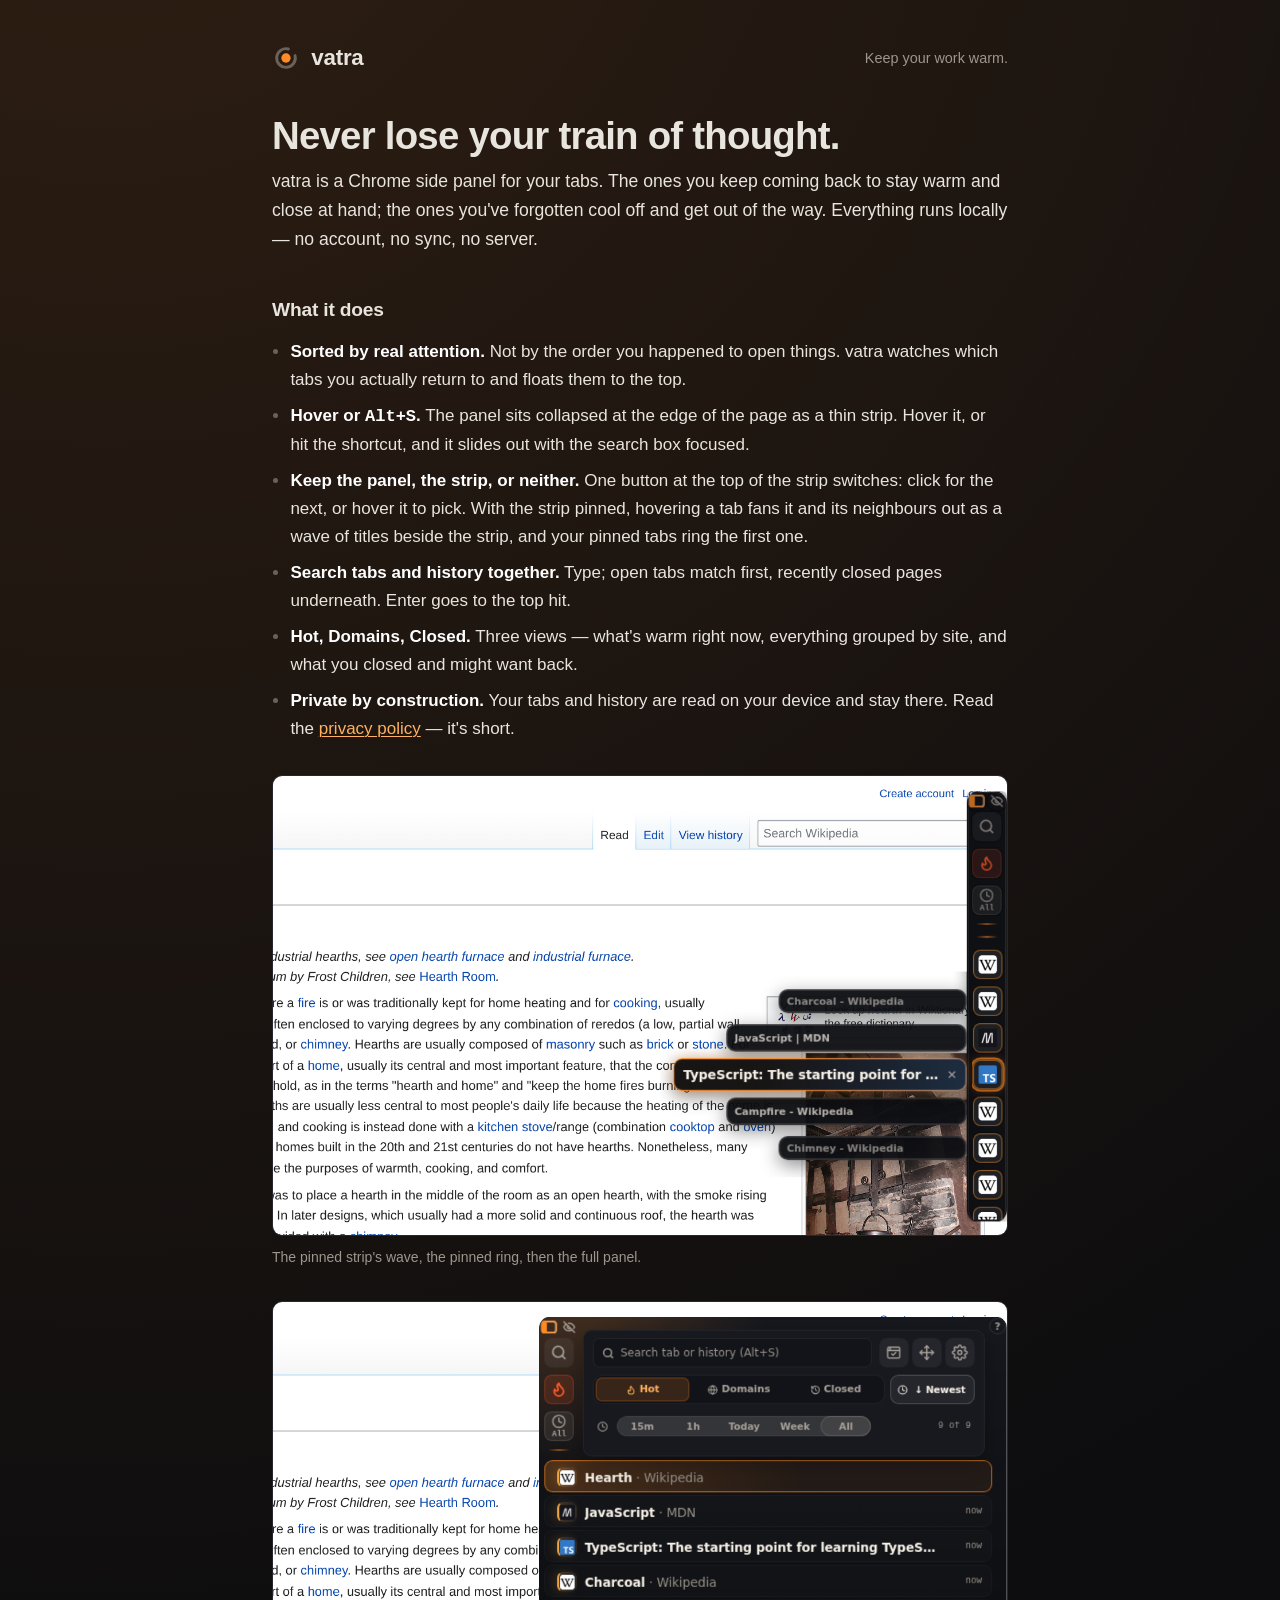
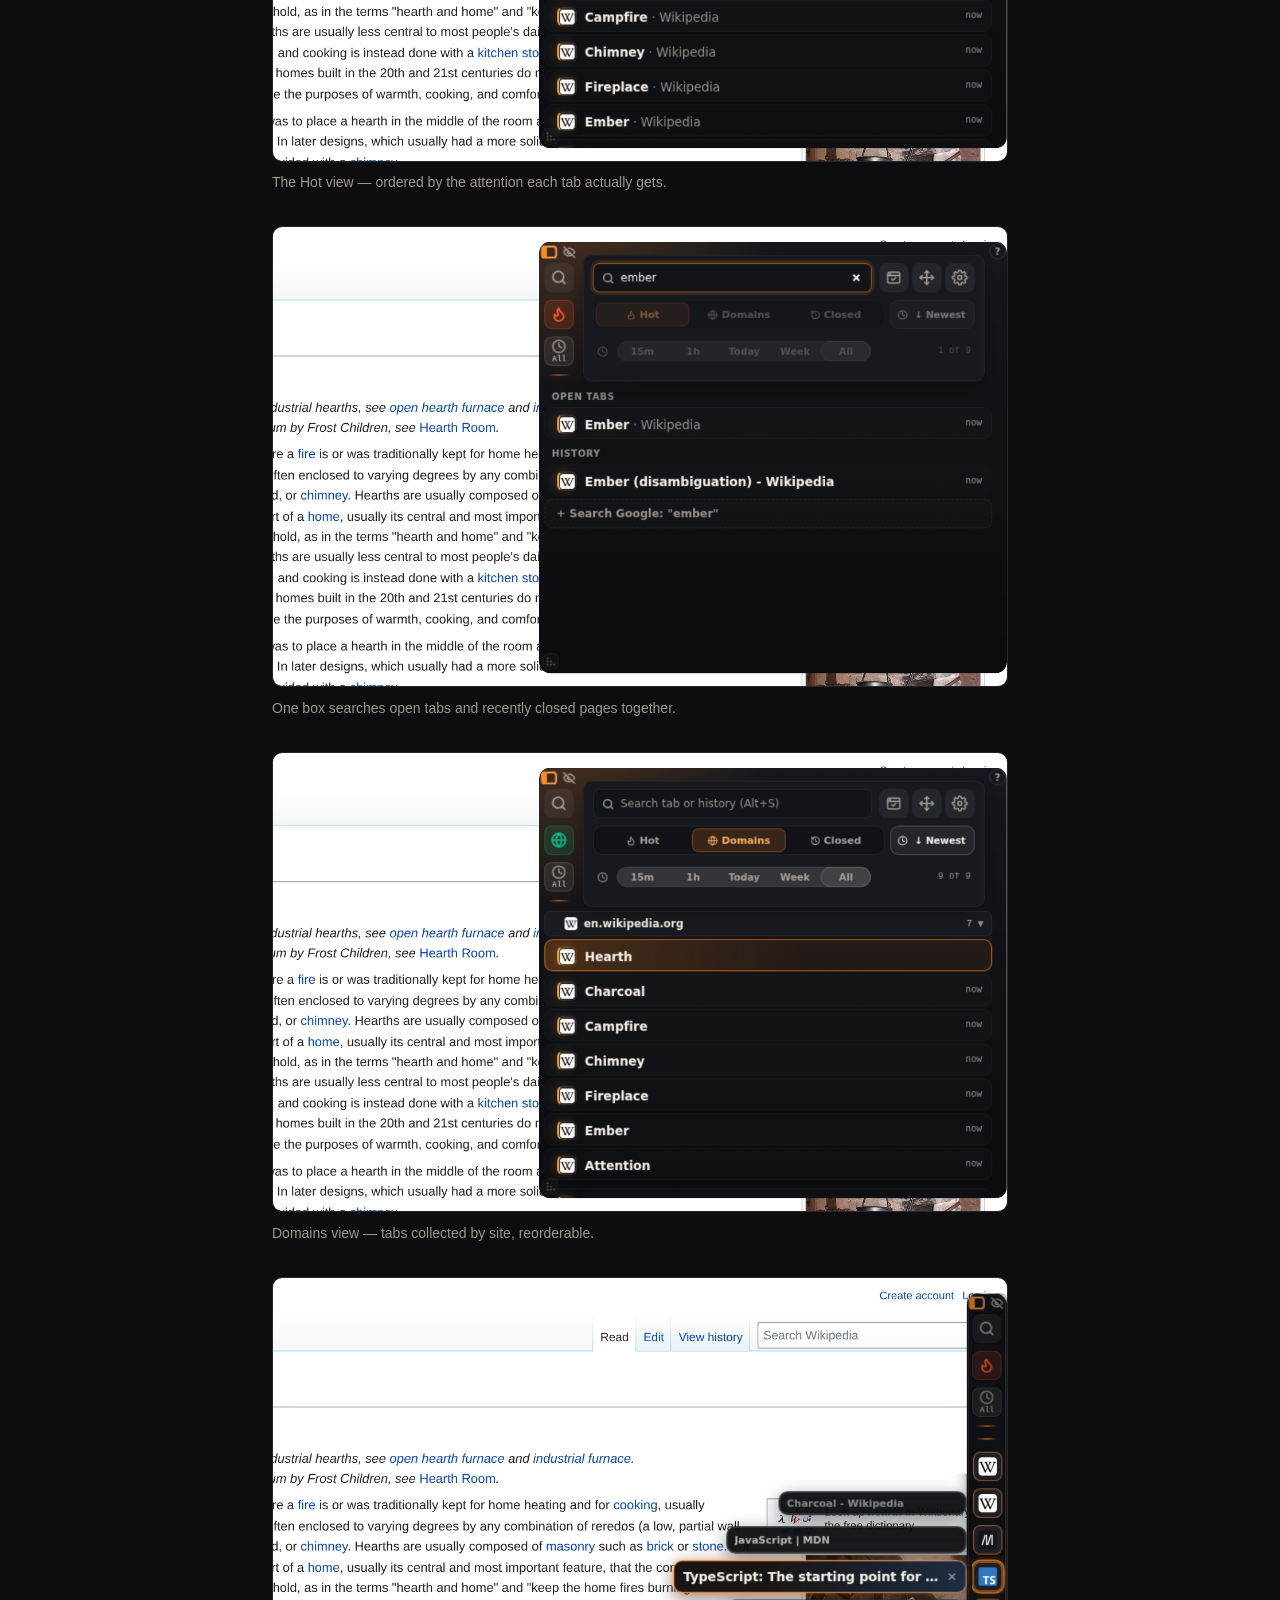
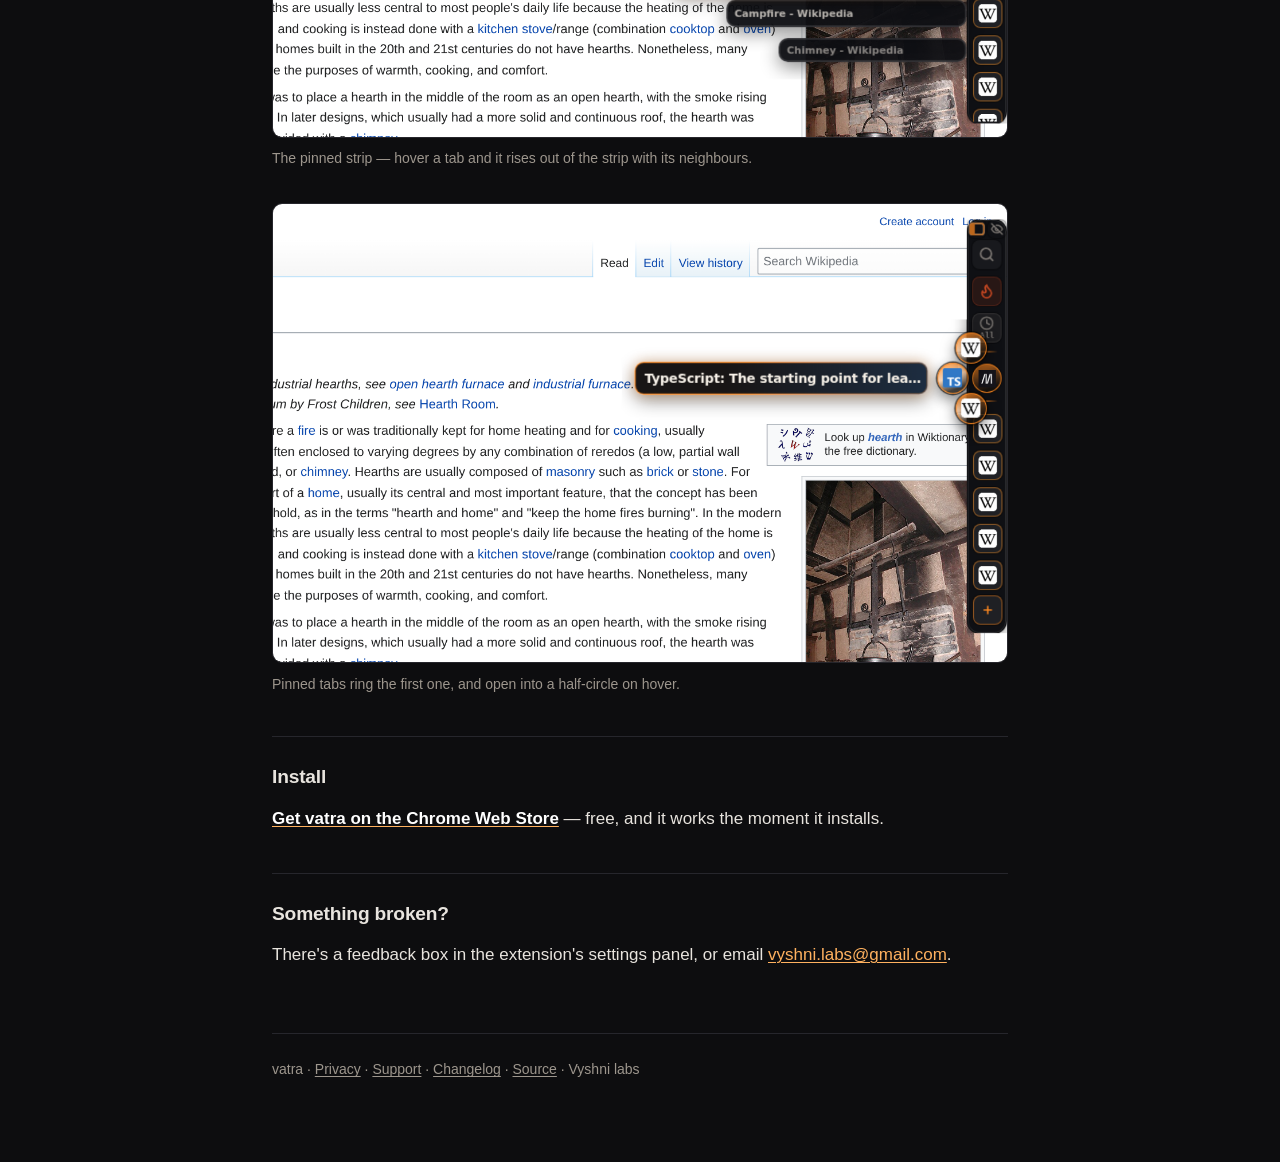
<file: index.html>
<!doctype html>
<html lang="en">
  <head>
    <meta charset="utf-8" />
    <meta name="viewport" content="width=device-width, initial-scale=1" />
    <title>vatra — Tab Manager &amp; Vertical Tabs Side Panel for Chrome</title>
    <meta
      name="description"
      content="Vertical tabs side panel and tab manager for Chrome. Your most-used tabs rise to the top. Search tabs and history, all local. No account."
    />

    <!-- Google Search Console, URL-prefix property for
         https://vyshni-labs.github.io/vatra-tab-manager/ — a Domain property
         would need DNS on github.io, which Google controls and we do not.
         Keep this tag: Search Console re-checks it and un-verifies the property
         if it disappears, which would drop the Established Publisher badge. -->
    <meta
      name="google-site-verification"
      content="f0xp6uoAXsKO11ipF6rcTUSF7XA4GEutdCMlXTtJNqc"
    />

    <link rel="canonical" href="https://vyshni-labs.github.io/vatra-tab-manager/" />
    <meta property="og:type" content="website" />
    <meta property="og:url" content="https://vyshni-labs.github.io/vatra-tab-manager/" />
    <meta property="og:title" content="vatra — Tab Manager &amp; Vertical Tabs Side Panel for Chrome" />
    <meta property="og:description" content="Vertical tabs side panel and tab manager for Chrome. Your most-used tabs rise to the top. Search tabs and history, all local. No account." />
    <meta property="og:image" content="https://vyshni-labs.github.io/vatra-tab-manager/assets/og-cover.png" />
    <meta property="og:image:width" content="1200" />
    <meta property="og:image:height" content="630" />
    <meta property="og:site_name" content="vatra" />
    <meta name="twitter:card" content="summary_large_image" />
    <meta name="twitter:title" content="vatra — Tab Manager &amp; Vertical Tabs Side Panel for Chrome" />
    <meta name="twitter:description" content="Vertical tabs side panel and tab manager for Chrome. Your most-used tabs rise to the top. Search tabs and history, all local. No account." />
    <meta name="twitter:image" content="https://vyshni-labs.github.io/vatra-tab-manager/assets/og-cover.png" />
    <link rel="icon" href="icon.svg" type="image/svg+xml" />
    <link rel="stylesheet" href="site.css" />
    <script type="application/ld+json">
{
  "@context": "https://schema.org",
  "@type": "SoftwareApplication",
  "name": "vatra — Tab Manager & Vertical Tabs Side Panel",
  "description": "Vertical tabs side panel and tab manager for Chrome. Your most-used tabs rise to the top. Search tabs and history, all local. No account.",
  "url": "https://vyshni-labs.github.io/vatra-tab-manager/",
  "installUrl": "https://chromewebstore.google.com/detail/lcnmjfcejdglgmppnhhfmgkakjbeljdh",
  "downloadUrl": "https://chromewebstore.google.com/detail/lcnmjfcejdglgmppnhhfmgkakjbeljdh",
  "applicationCategory": "BrowserApplication",
  "operatingSystem": "Chrome",
  "browserRequirements": "Requires Chrome 116 or later",
  "softwareVersion": "0.6.5",
  "image": "https://vyshni-labs.github.io/vatra-tab-manager/assets/og-cover.png",
  "screenshot": [
    "https://vyshni-labs.github.io/vatra-tab-manager/assets/shot1-panel.png",
    "https://vyshni-labs.github.io/vatra-tab-manager/assets/shot2-search.png",
    "https://vyshni-labs.github.io/vatra-tab-manager/assets/shot3-domains.png",
    "https://vyshni-labs.github.io/vatra-tab-manager/assets/shot4-wave.png",
    "https://vyshni-labs.github.io/vatra-tab-manager/assets/shot5-ring.png"
  ],
  "offers": {
    "@type": "Offer",
    "price": "0",
    "priceCurrency": "USD"
  },
  "author": {
    "@type": "Organization",
    "name": "Vyshni labs",
    "url": "https://vyshni-labs.github.io/vatra-tab-manager/"
  },
  "privacyPolicy": "https://vyshni-labs.github.io/vatra-tab-manager/privacy.html"
}
    </script>
  </head>
  <body>
    <div class="wrap">
      <header class="masthead">
        <svg width="28" height="28" viewBox="0 0 24 24" aria-hidden="true">
          <path
            d="M 14.071 4.273 A 8.0 8.0 0 1 0 19.727 9.929"
            fill="none"
            stroke="#6A625A"
            stroke-width="2.5"
            stroke-linecap="round"
          />
          <circle class="ember-breathe" cx="12" cy="12" r="4" fill="#FF8A26" />
        </svg>
        <a class="wordmark" href="./">vatra</a>
        <span class="tagline">Keep your work warm.</span>
      </header>

      <main>
        <h1>Never lose your train of thought.</h1>

        <p class="lede">
          vatra is a Chrome side panel for your tabs. The ones you keep coming
          back to stay warm and close at hand; the ones you've forgotten cool
          off and get out of the way. Everything runs locally — no account, no
          sync, no server.
        </p>

        <h2>What it does</h2>

        <ul>
          <li>
            <strong>Sorted by real attention.</strong> Not by the order you
            happened to open things. vatra watches which tabs you actually
            return to and floats them to the top.
          </li>
          <li>
            <strong>Hover or <kbd>Alt+S</kbd>.</strong> The panel sits collapsed
            at the edge of the page as a thin strip. Hover it, or hit the
            shortcut, and it slides out with the search box focused.
          </li>
          <li>
            <strong>Keep the panel, the strip, or neither.</strong> One button
            at the top of the strip switches: click for the next, or hover it to
            pick. With the strip pinned, hovering a tab fans it and its
            neighbours out as a wave of titles beside the strip, and your pinned
            tabs ring the first one.
          </li>
          <li>
            <strong>Search tabs and history together.</strong> Type; open tabs
            match first, recently closed pages underneath. Enter goes to the top
            hit.
          </li>
          <li>
            <strong>Hot, Domains, Closed.</strong> Three views — what's warm
            right now, everything grouped by site, and what you closed and might
            want back.
          </li>
          <li>
            <strong>Private by construction.</strong> Your tabs and history are
            read on your device and stay there. Read the
            <a href="privacy.html">privacy policy</a> — it's short.
          </li>
        </ul>

        <figure>
      <video
        src="assets/demo.mp4"
        poster="assets/shot4-wave.png"
        autoplay
        muted
        loop
        playsinline
        preload="none"
        width="1280"
        height="800"
        aria-label="A pointer slides down vatra's pinned strip at the edge of a page; each tab it passes rises out as a card with its neighbours around it. The pinned tabs open into a ring. Then the full panel slides out, searches, and groups tabs by site."
      ></video>
      <figcaption>The pinned strip's wave, the pinned ring, then the full panel.</figcaption>
    </figure>

    <figure>
      <img
        src="assets/shot1-panel.png"
        alt="The vatra panel open over a Wikipedia article, listing ten tabs ordered by attention"
        width="1280"
        height="800"
      />
      <figcaption>The Hot view — ordered by the attention each tab actually gets.</figcaption>
    </figure>

    <figure>
      <img
        src="assets/shot2-search.png"
        alt="Searching for &quot;ember&quot;: a matching open tab, a search fallback, and a recently closed page"
        width="1280"
        height="800"
      />
      <figcaption>One box searches open tabs and recently closed pages together.</figcaption>
    </figure>

    <figure>
      <img
        src="assets/shot3-domains.png"
        alt="The Domains view grouping seven Wikipedia tabs under en.wikipedia.org"
        width="1280"
        height="800"
      />
      <figcaption>Domains view — tabs collected by site, reorderable.</figcaption>
    </figure>

    <figure>
      <img
        src="assets/shot4-wave.png"
        alt="The pinned strip at the edge of a page: hovering the TypeScript tab shows its title large, with two neighbouring tabs above and below it as smaller cards"
        width="1280"
        height="800"
        loading="lazy"
      />
      <figcaption>The pinned strip — hover a tab and it rises out of the strip with its neighbours.</figcaption>
    </figure>

    <figure>
      <img
        src="assets/shot5-ring.png"
        alt="Pinned tabs opened into a half-ring around the first pinned tab beside the strip, with the hovered tab's title in a card"
        width="1280"
        height="800"
        loading="lazy"
      />
      <figcaption>Pinned tabs ring the first one, and open into a half-circle on hover.</figcaption>
    </figure>

    <h2>Install</h2>

        <p>
          <a href="https://chromewebstore.google.com/detail/lcnmjfcejdglgmppnhhfmgkakjbeljdh?utm_source=vatra-site&utm_medium=website&utm_campaign=home-install"><strong>Get vatra on the Chrome Web Store</strong></a> —
          free, and it works the moment it installs.
        </p>

        <h2>Something broken?</h2>

        <p>
          There's a feedback box in the extension's settings panel, or email
          <a href="mailto:vyshni.labs@gmail.com">vyshni.labs@gmail.com</a>.
        </p>
      </main>

      <footer>
        vatra · <a href="privacy.html">Privacy</a> ·
        <a href="support.html">Support</a> ·
        <a href="changelog.html">Changelog</a> ·
        <a href="https://github.com/vyshni-labs/vatra-tab-manager">Source</a> ·
        Vyshni labs
      </footer>
    </div>
    <script>
      // An autoplaying loop is more motion than the rest of this site puts
      // together. Anyone who asked their OS to calm things down gets the poster
      // frame and a control instead. CSS cannot pause a video, so this is JS.
      (() => {
        const v = document.querySelector("figure video");
        if (!v) return;
        if (window.matchMedia("(prefers-reduced-motion: reduce)").matches) {
          v.removeAttribute("autoplay");
          v.removeAttribute("loop");
          v.controls = true;
          v.pause();
        }
      })();
    </script>
  </body>
</html>
</file>
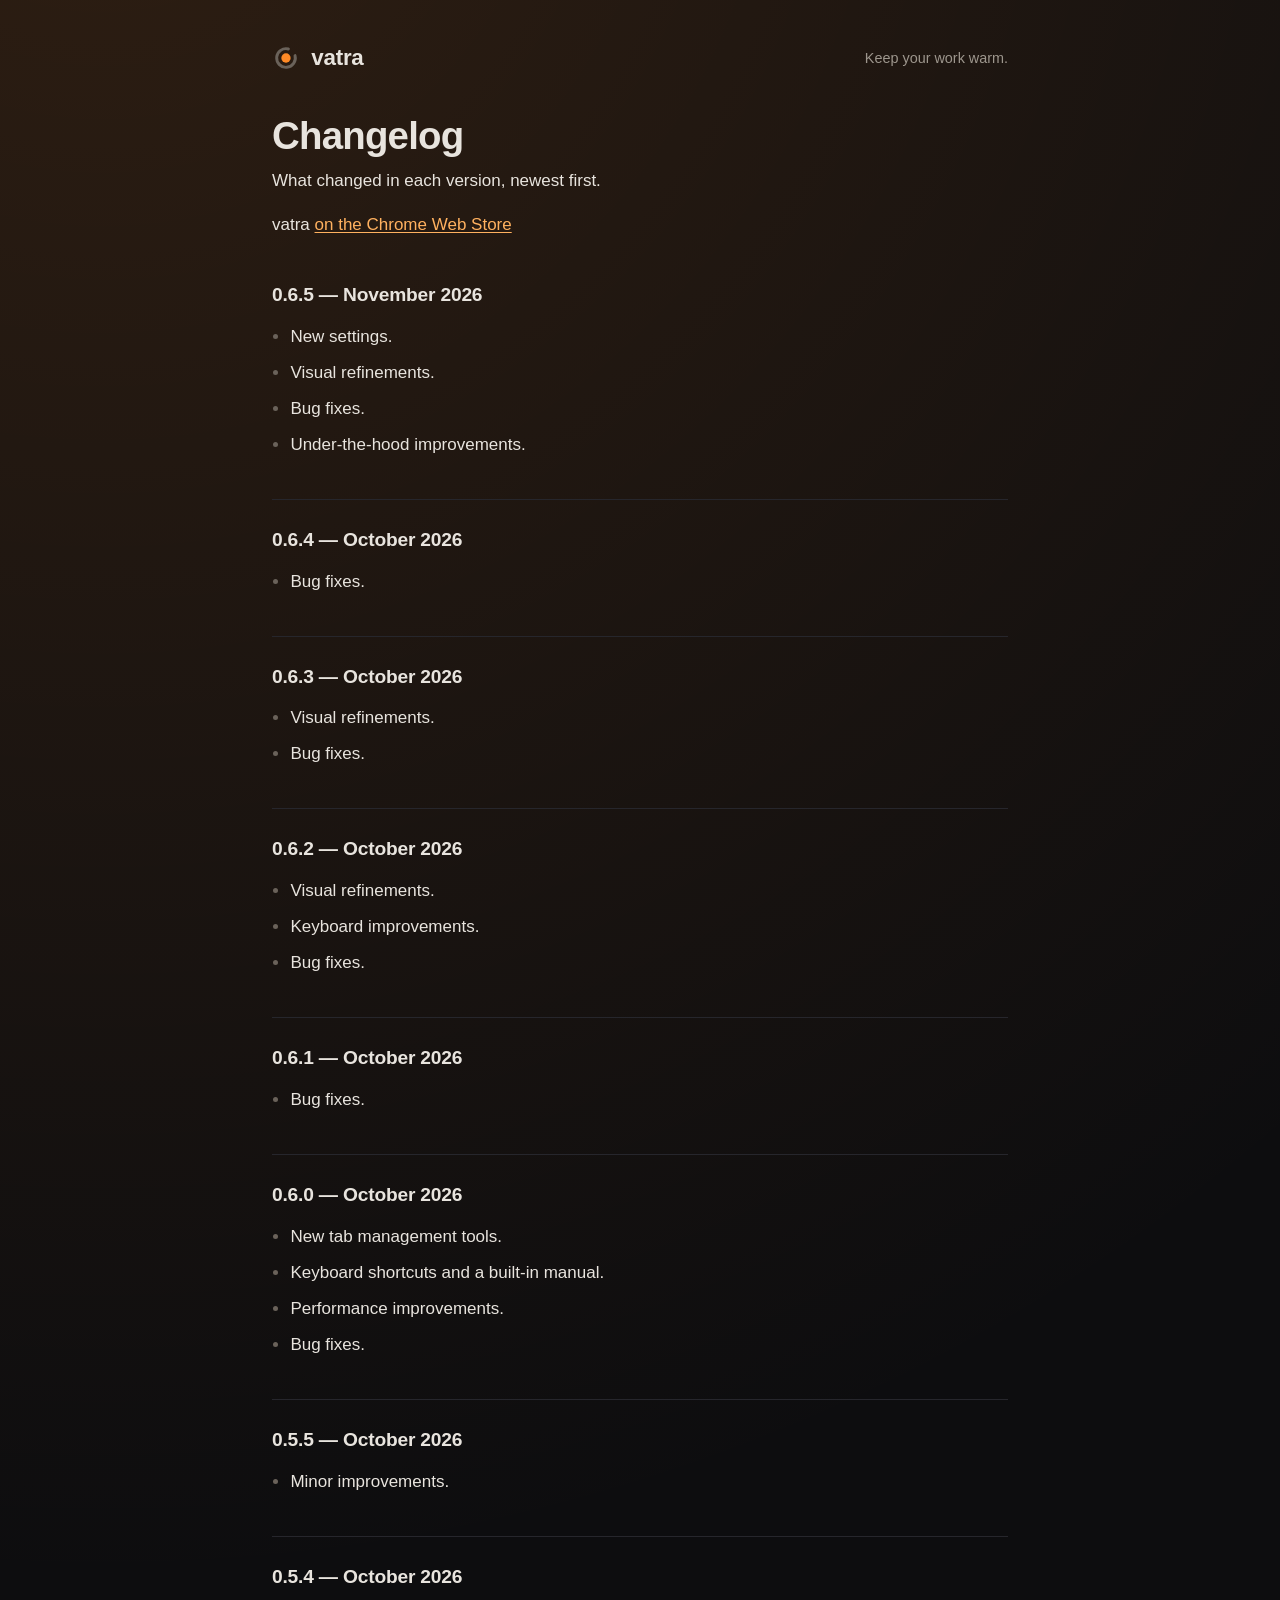
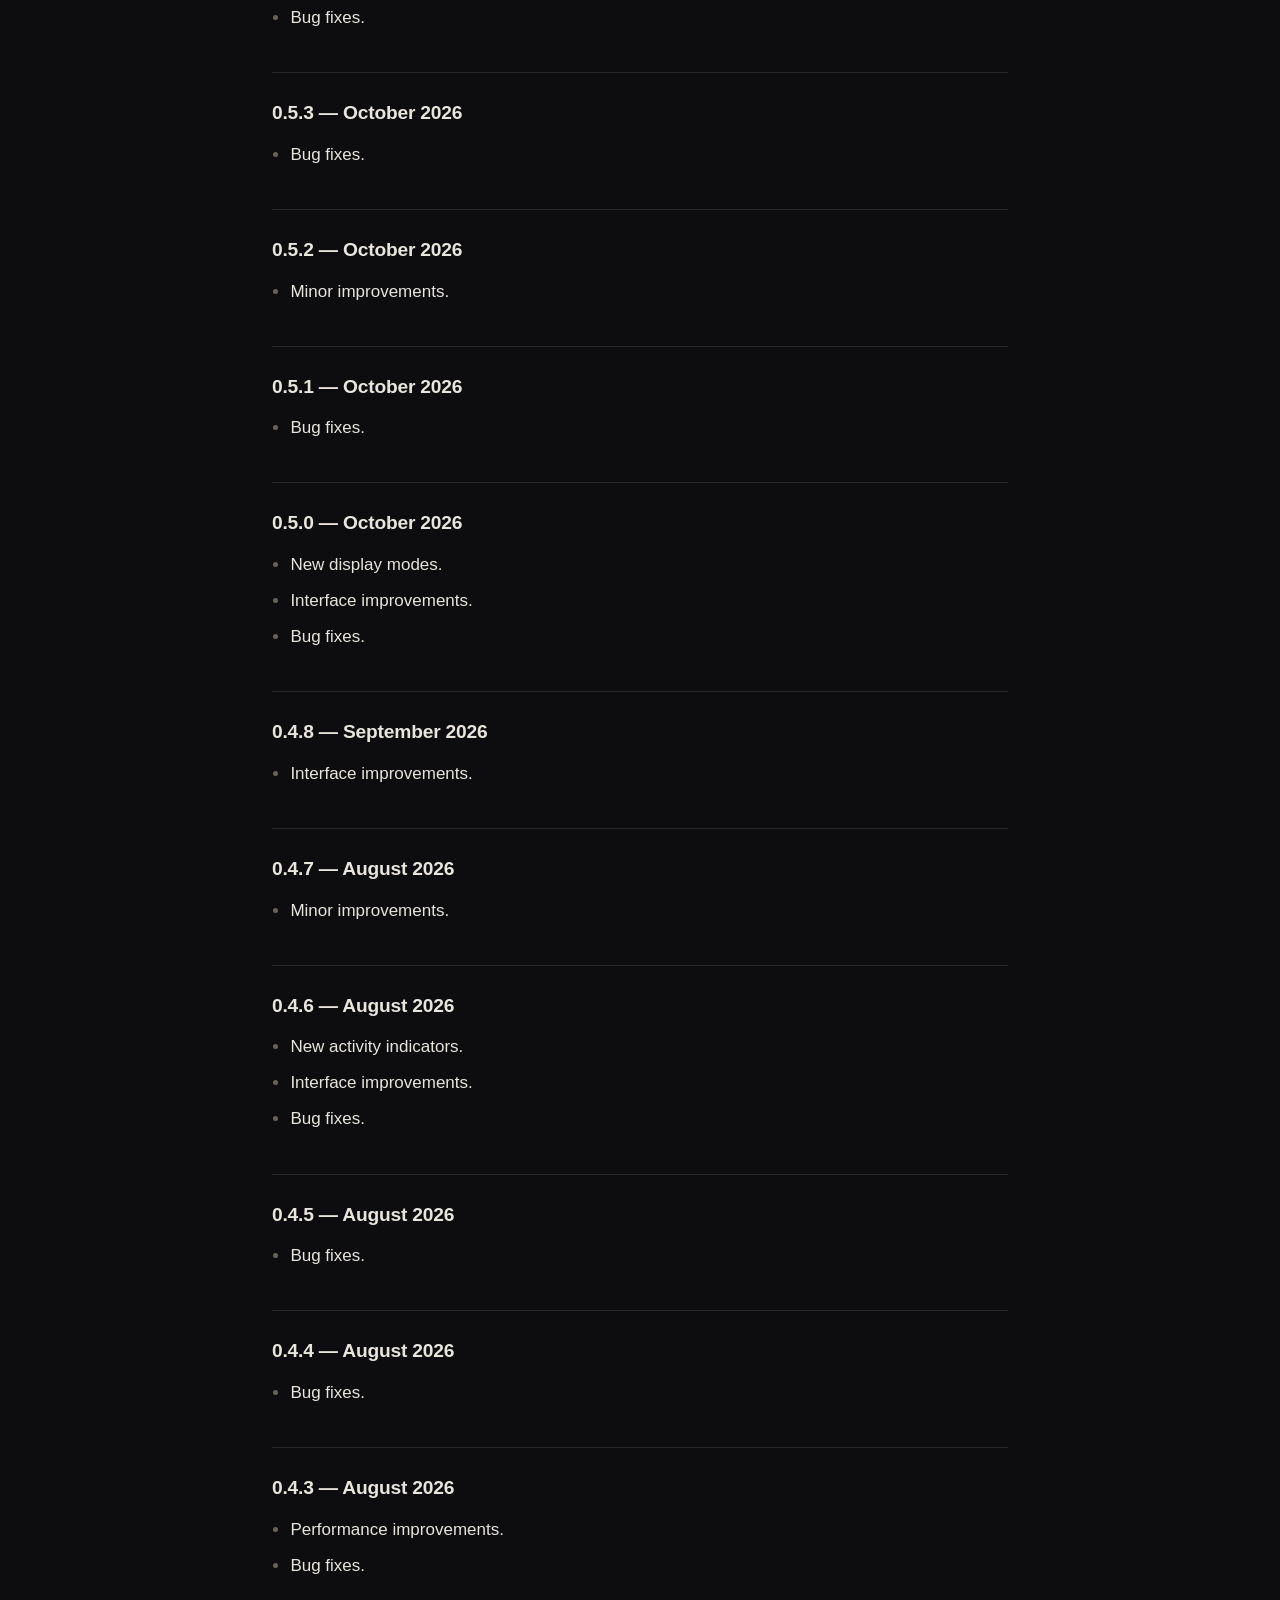
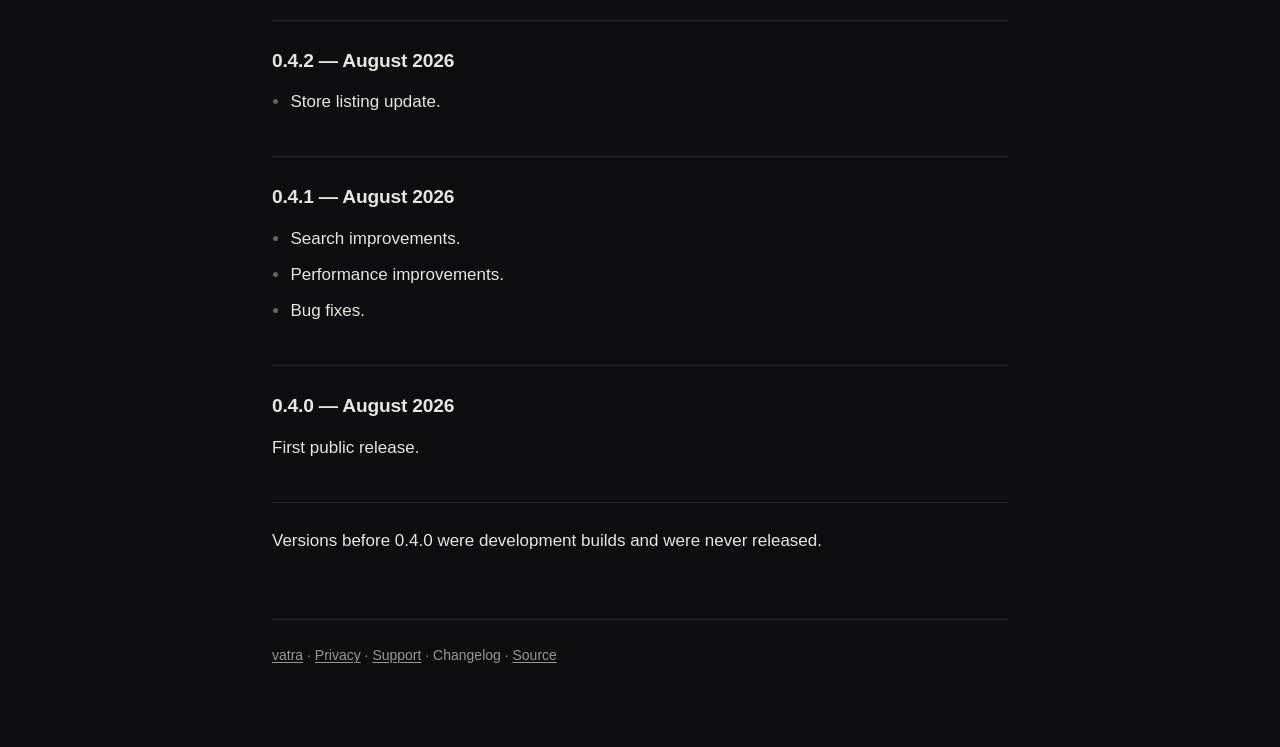
<file: changelog.html>
<!doctype html>
<html lang="en">
<head>
<meta charset="utf-8">
<meta name="viewport" content="width=device-width, initial-scale=1">
<title>vatra — changelog</title>
<meta name="description" content="What changed in each build of vatra, newest first.">
<link rel="canonical" href="https://vyshni-labs.github.io/vatra-tab-manager/changelog.html">
<meta property="og:type" content="website">
<meta property="og:url" content="https://vyshni-labs.github.io/vatra-tab-manager/changelog.html">
<meta property="og:title" content="vatra — changelog">
<meta property="og:description" content="What changed in each version of vatra, newest first.">
<meta property="og:image" content="https://vyshni-labs.github.io/vatra-tab-manager/assets/og-cover.png">
<meta property="og:image:width" content="1200">
<meta property="og:image:height" content="630">
<meta property="og:site_name" content="vatra">
<meta name="twitter:card" content="summary_large_image">
<meta name="twitter:title" content="vatra — changelog">
<meta name="twitter:description" content="What changed in each version of vatra, newest first.">
<meta name="twitter:image" content="https://vyshni-labs.github.io/vatra-tab-manager/assets/og-cover.png">
<link rel="icon" href="icon.svg" type="image/svg+xml">
<link rel="stylesheet" href="site.css">
</head>
<body>
<div class="wrap">

  <header class="masthead">
    <svg width="28" height="28" viewBox="0 0 24 24" aria-hidden="true">
      <path d="M 14.071 4.273 A 8.0 8.0 0 1 0 19.727 9.929" fill="none"
            stroke="#6A625A" stroke-width="2.5" stroke-linecap="round"/>
      <circle class="ember-breathe" cx="12" cy="12" r="4" fill="#FF8A26"/>
    </svg>
    <a class="wordmark" href="./">vatra</a>
    <span class="tagline">Keep your work warm.</span>
  </header>

  <main class="changelog">
    <h1>Changelog</h1>
    <p>What changed in each version, newest first.</p>
    <p>vatra <a href="https://chromewebstore.google.com/detail/lcnmjfcejdglgmppnhhfmgkakjbeljdh?utm_source=vatra-site&amp;utm_medium=website&amp;utm_campaign=changelog">on the Chrome Web Store</a></p>
    <h2>0.6.5 — November 2026</h2>
    <ul><li>New settings.</li><li>Visual refinements.</li><li>Bug fixes.</li><li>Under-the-hood improvements.</li></ul>
    <h2>0.6.4 — October 2026</h2>
    <ul><li>Bug fixes.</li></ul>
    <h2>0.6.3 — October 2026</h2>
    <ul><li>Visual refinements.</li><li>Bug fixes.</li></ul>
    <h2>0.6.2 — October 2026</h2>
    <ul><li>Visual refinements.</li><li>Keyboard improvements.</li><li>Bug fixes.</li></ul>
    <h2>0.6.1 — October 2026</h2>
    <ul><li>Bug fixes.</li></ul>
    <h2>0.6.0 — October 2026</h2>
    <ul><li>New tab management tools.</li><li>Keyboard shortcuts and a built-in manual.</li><li>Performance improvements.</li><li>Bug fixes.</li></ul>
    <h2>0.5.5 — October 2026</h2>
    <ul><li>Minor improvements.</li></ul>
    <h2>0.5.4 — October 2026</h2>
    <ul><li>Bug fixes.</li></ul>
    <h2>0.5.3 — October 2026</h2>
    <ul><li>Bug fixes.</li></ul>
    <h2>0.5.2 — October 2026</h2>
    <ul><li>Minor improvements.</li></ul>
    <h2>0.5.1 — October 2026</h2>
    <ul><li>Bug fixes.</li></ul>
    <h2>0.5.0 — October 2026</h2>
    <ul><li>New display modes.</li><li>Interface improvements.</li><li>Bug fixes.</li></ul>
    <h2>0.4.8 — September 2026</h2>
    <ul><li>Interface improvements.</li></ul>
    <h2>0.4.7 — August 2026</h2>
    <ul><li>Minor improvements.</li></ul>
    <h2>0.4.6 — August 2026</h2>
    <ul><li>New activity indicators.</li><li>Interface improvements.</li><li>Bug fixes.</li></ul>
    <h2>0.4.5 — August 2026</h2>
    <ul><li>Bug fixes.</li></ul>
    <h2>0.4.4 — August 2026</h2>
    <ul><li>Bug fixes.</li></ul>
    <h2>0.4.3 — August 2026</h2>
    <ul><li>Performance improvements.</li><li>Bug fixes.</li></ul>
    <h2>0.4.2 — August 2026</h2>
    <ul><li>Store listing update.</li></ul>
    <h2>0.4.1 — August 2026</h2>
    <ul><li>Search improvements.</li><li>Performance improvements.</li><li>Bug fixes.</li></ul>
    <h2>0.4.0 — August 2026</h2>
    <p>First public release.</p>
    <hr>
    <p>Versions before 0.4.0 were development builds and were never released.</p>
  </main>

  <footer>
    <a href="./">vatra</a> · <a href="privacy.html">Privacy</a> ·
    <a href="support.html">Support</a> · Changelog ·
    <a href="https://github.com/vyshni-labs/vatra-tab-manager">Source</a>
  </footer>

</div>
<!-- Generated from CHANGELOG.md by branding/build_changelog.py — do not edit. -->
</body>
</html>
</file>
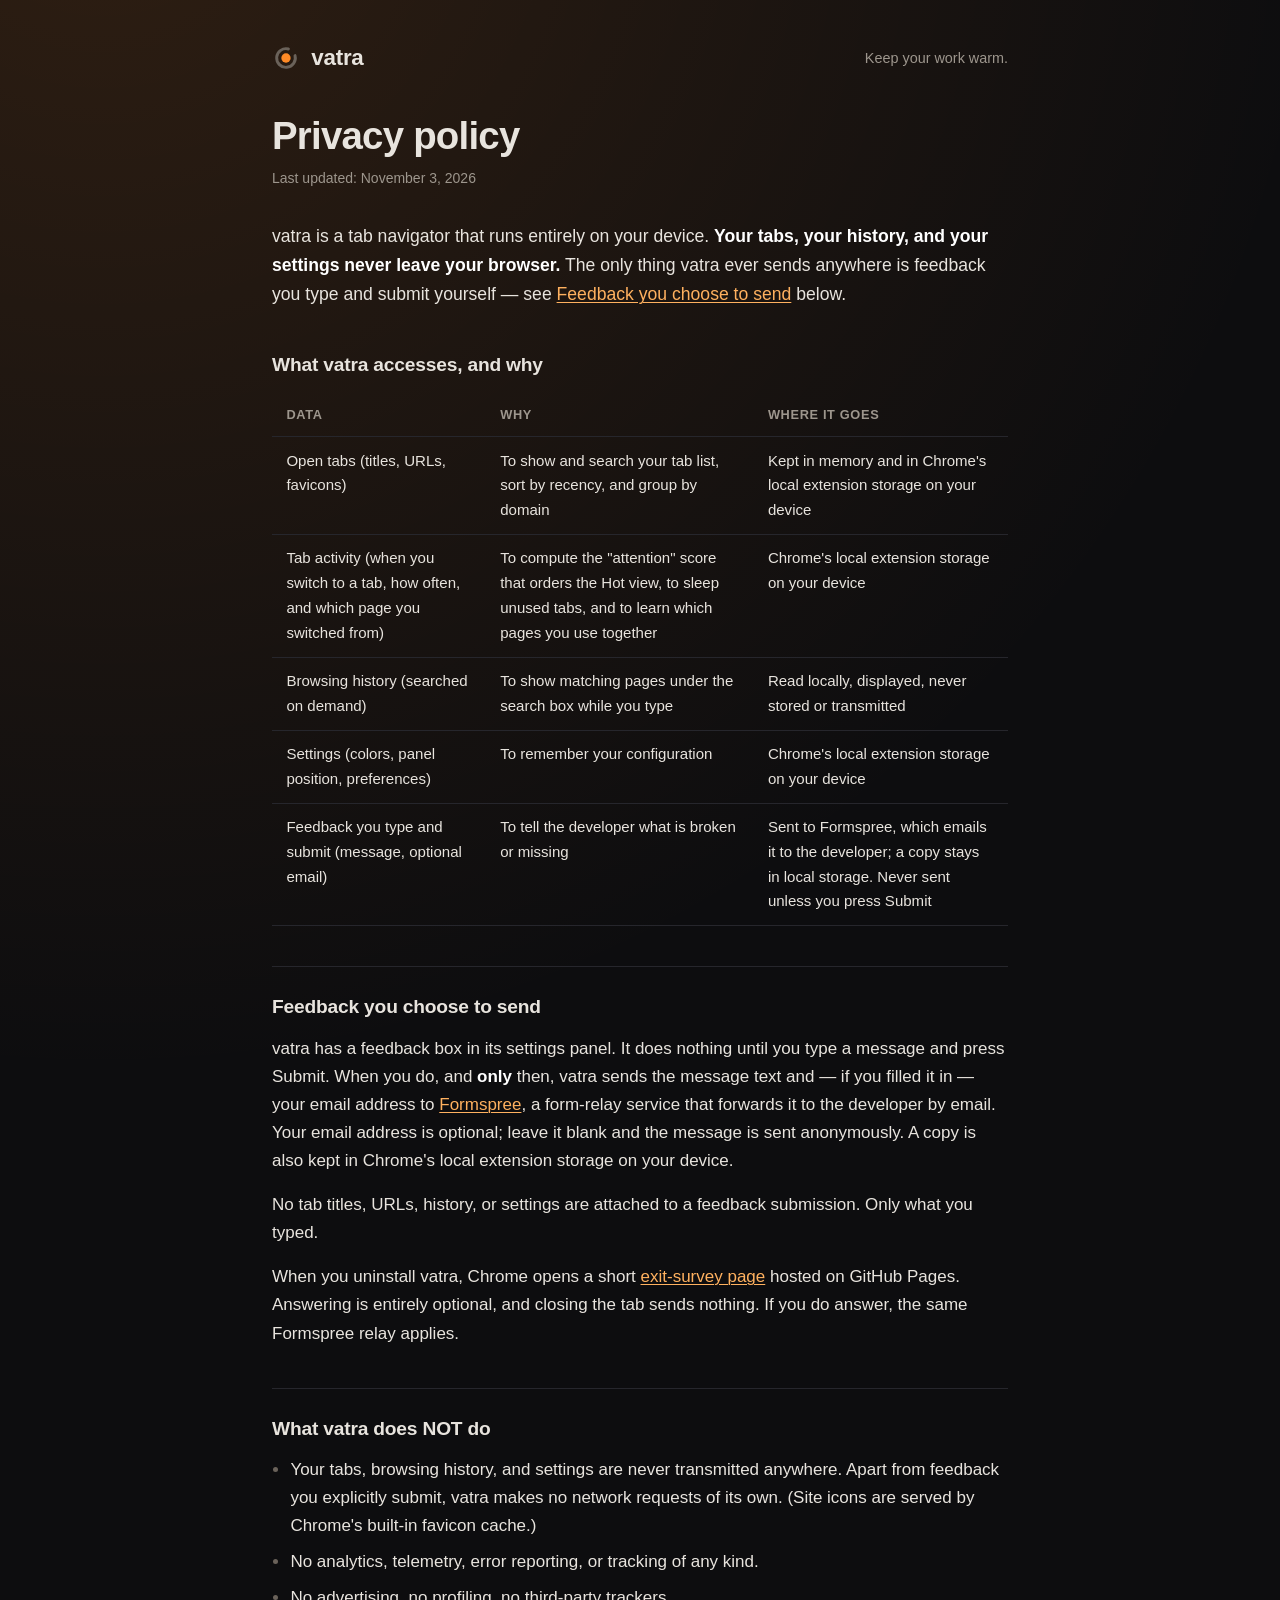
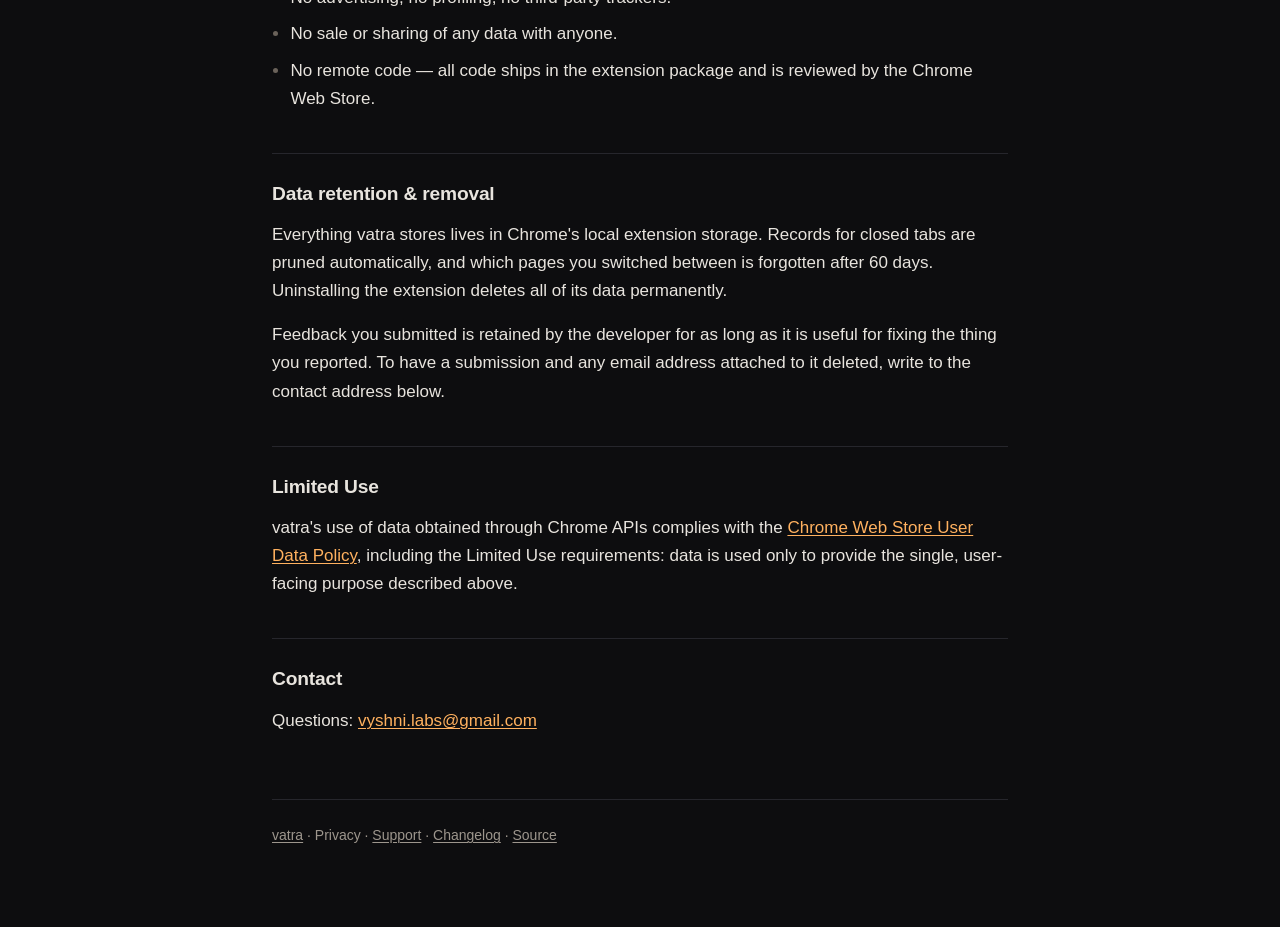
<file: privacy.html>
<!doctype html>
<html lang="en">
  <head>
    <meta charset="utf-8" />
    <meta name="viewport" content="width=device-width, initial-scale=1" />
    <title>vatra — privacy policy</title>
    <meta
      name="description"
      content="vatra runs entirely on your device. Your tabs, history and settings never leave your browser."
    />
    <link rel="canonical" href="https://vyshni-labs.github.io/vatra-tab-manager/privacy.html" />
    <meta property="og:type" content="website" />
    <meta property="og:url" content="https://vyshni-labs.github.io/vatra-tab-manager/privacy.html" />
    <meta property="og:title" content="vatra — privacy policy" />
    <meta property="og:description" content="vatra runs entirely on your device. Your tabs, history and settings never leave your browser." />
    <meta property="og:image" content="https://vyshni-labs.github.io/vatra-tab-manager/assets/og-cover.png" />
    <meta property="og:image:width" content="1200" />
    <meta property="og:image:height" content="630" />
    <meta property="og:site_name" content="vatra" />
    <meta name="twitter:card" content="summary_large_image" />
    <meta name="twitter:title" content="vatra — privacy policy" />
    <meta name="twitter:description" content="vatra runs entirely on your device. Your tabs, history and settings never leave your browser." />
    <meta name="twitter:image" content="https://vyshni-labs.github.io/vatra-tab-manager/assets/og-cover.png" />
    <link rel="icon" href="icon.svg" type="image/svg+xml" />
    <link rel="stylesheet" href="site.css" />
  </head>
  <body>
    <div class="wrap">
      <header class="masthead">
        <svg width="28" height="28" viewBox="0 0 24 24" aria-hidden="true">
          <path
            d="M 14.071 4.273 A 8.0 8.0 0 1 0 19.727 9.929"
            fill="none"
            stroke="#6A625A"
            stroke-width="2.5"
            stroke-linecap="round"
          />
          <circle class="ember-breathe" cx="12" cy="12" r="4" fill="#FF8A26" />
        </svg>
        <a class="wordmark" href="./">vatra</a>
        <span class="tagline">Keep your work warm.</span>
      </header>

      <main>
        <h1>Privacy policy</h1>
        <p class="updated">Last updated: November 3, 2026</p>

        <p class="lede">
          vatra is a tab navigator that runs entirely on your device.
          <strong
            >Your tabs, your history, and your settings never leave your
            browser.</strong
          >
          The only thing vatra ever sends anywhere is feedback you type and
          submit yourself — see
          <a href="#feedback">Feedback you choose to send</a> below.
        </p>

        <h2>What vatra accesses, and why</h2>

        <div class="table-scroll">
          <table>
            <thead>
              <tr>
                <th>Data</th>
                <th>Why</th>
                <th>Where it goes</th>
              </tr>
            </thead>
            <tbody>
              <tr>
                <td>Open tabs (titles, URLs, favicons)</td>
                <td>
                  To show and search your tab list, sort by recency, and group
                  by domain
                </td>
                <td>
                  Kept in memory and in Chrome's local extension storage on your
                  device
                </td>
              </tr>
              <tr>
                <td>
                  Tab activity (when you switch to a tab, how often, and which
                  page you switched from)
                </td>
                <td>
                  To compute the "attention" score that orders the Hot view, to
                  sleep unused tabs, and to learn which pages you use together
                </td>
                <td>Chrome's local extension storage on your device</td>
              </tr>
              <tr>
                <td>Browsing history (searched on demand)</td>
                <td>
                  To show matching pages under the search box while you type
                </td>
                <td>Read locally, displayed, never stored or transmitted</td>
              </tr>
              <tr>
                <td>Settings (colors, panel position, preferences)</td>
                <td>To remember your configuration</td>
                <td>Chrome's local extension storage on your device</td>
              </tr>
              <tr>
                <td>Feedback you type and submit (message, optional email)</td>
                <td>To tell the developer what is broken or missing</td>
                <td>
                  Sent to Formspree, which emails it to the developer; a copy
                  stays in local storage. Never sent unless you press Submit
                </td>
              </tr>
            </tbody>
          </table>
        </div>

        <h2 id="feedback">Feedback you choose to send</h2>

        <p>
          vatra has a feedback box in its settings panel. It does nothing until
          you type a message and press Submit. When you do, and
          <strong>only</strong> then, vatra sends the message text and — if you
          filled it in — your email address to
          <a href="https://formspree.io/legal/privacy-policy">Formspree</a>, a
          form-relay service that forwards it to the developer by email. Your
          email address is optional; leave it blank and the message is sent
          anonymously. A copy is also kept in Chrome's local extension storage
          on your device.
        </p>

        <p>
          No tab titles, URLs, history, or settings are attached to a feedback
          submission. Only what you typed.
        </p>

        <p>
          When you uninstall vatra, Chrome opens a short
          <a href="uninstall.html">exit-survey page</a> hosted on GitHub Pages.
          Answering is entirely optional, and closing the tab sends nothing. If
          you do answer, the same Formspree relay applies.
        </p>

        <h2>What vatra does NOT do</h2>

        <ul>
          <li>
            Your tabs, browsing history, and settings are never transmitted
            anywhere. Apart from feedback you explicitly submit, vatra makes no
            network requests of its own. (Site icons are served by Chrome's
            built-in favicon cache.)
          </li>
          <li>
            No analytics, telemetry, error reporting, or tracking of any kind.
          </li>
          <li>No advertising, no profiling, no third-party trackers.</li>
          <li>No sale or sharing of any data with anyone.</li>
          <li>
            No remote code — all code ships in the extension package and is
            reviewed by the Chrome Web Store.
          </li>
        </ul>

        <h2>Data retention &amp; removal</h2>

        <p>
          Everything vatra stores lives in Chrome's local extension storage.
          Records for closed tabs are pruned automatically, and which pages you
          switched between is forgotten after 60 days. Uninstalling the
          extension deletes all of its data permanently.
        </p>

        <p>
          Feedback you submitted is retained by the developer for as long as it
          is useful for fixing the thing you reported. To have a submission and
          any email address attached to it deleted, write to the contact address
          below.
        </p>

        <h2>Limited Use</h2>

        <p>
          vatra's use of data obtained through Chrome APIs complies with the
          <a
            href="https://developer.chrome.com/docs/webstore/program-policies/user-data-faq"
            >Chrome Web Store User Data Policy</a
          >, including the Limited Use requirements: data is used only to
          provide the single, user-facing purpose described above.
        </p>

        <h2>Contact</h2>

        <p>
          Questions:
          <a href="mailto:vyshni.labs@gmail.com">vyshni.labs@gmail.com</a>
        </p>
      </main>

      <footer>
        <a href="./">vatra</a> · Privacy ·
        <a href="support.html">Support</a> ·
        <a href="changelog.html">Changelog</a> ·
        <a href="https://github.com/vyshni-labs/vatra-tab-manager">Source</a>
      </footer>
    </div>
  </body>
</html>
</file>
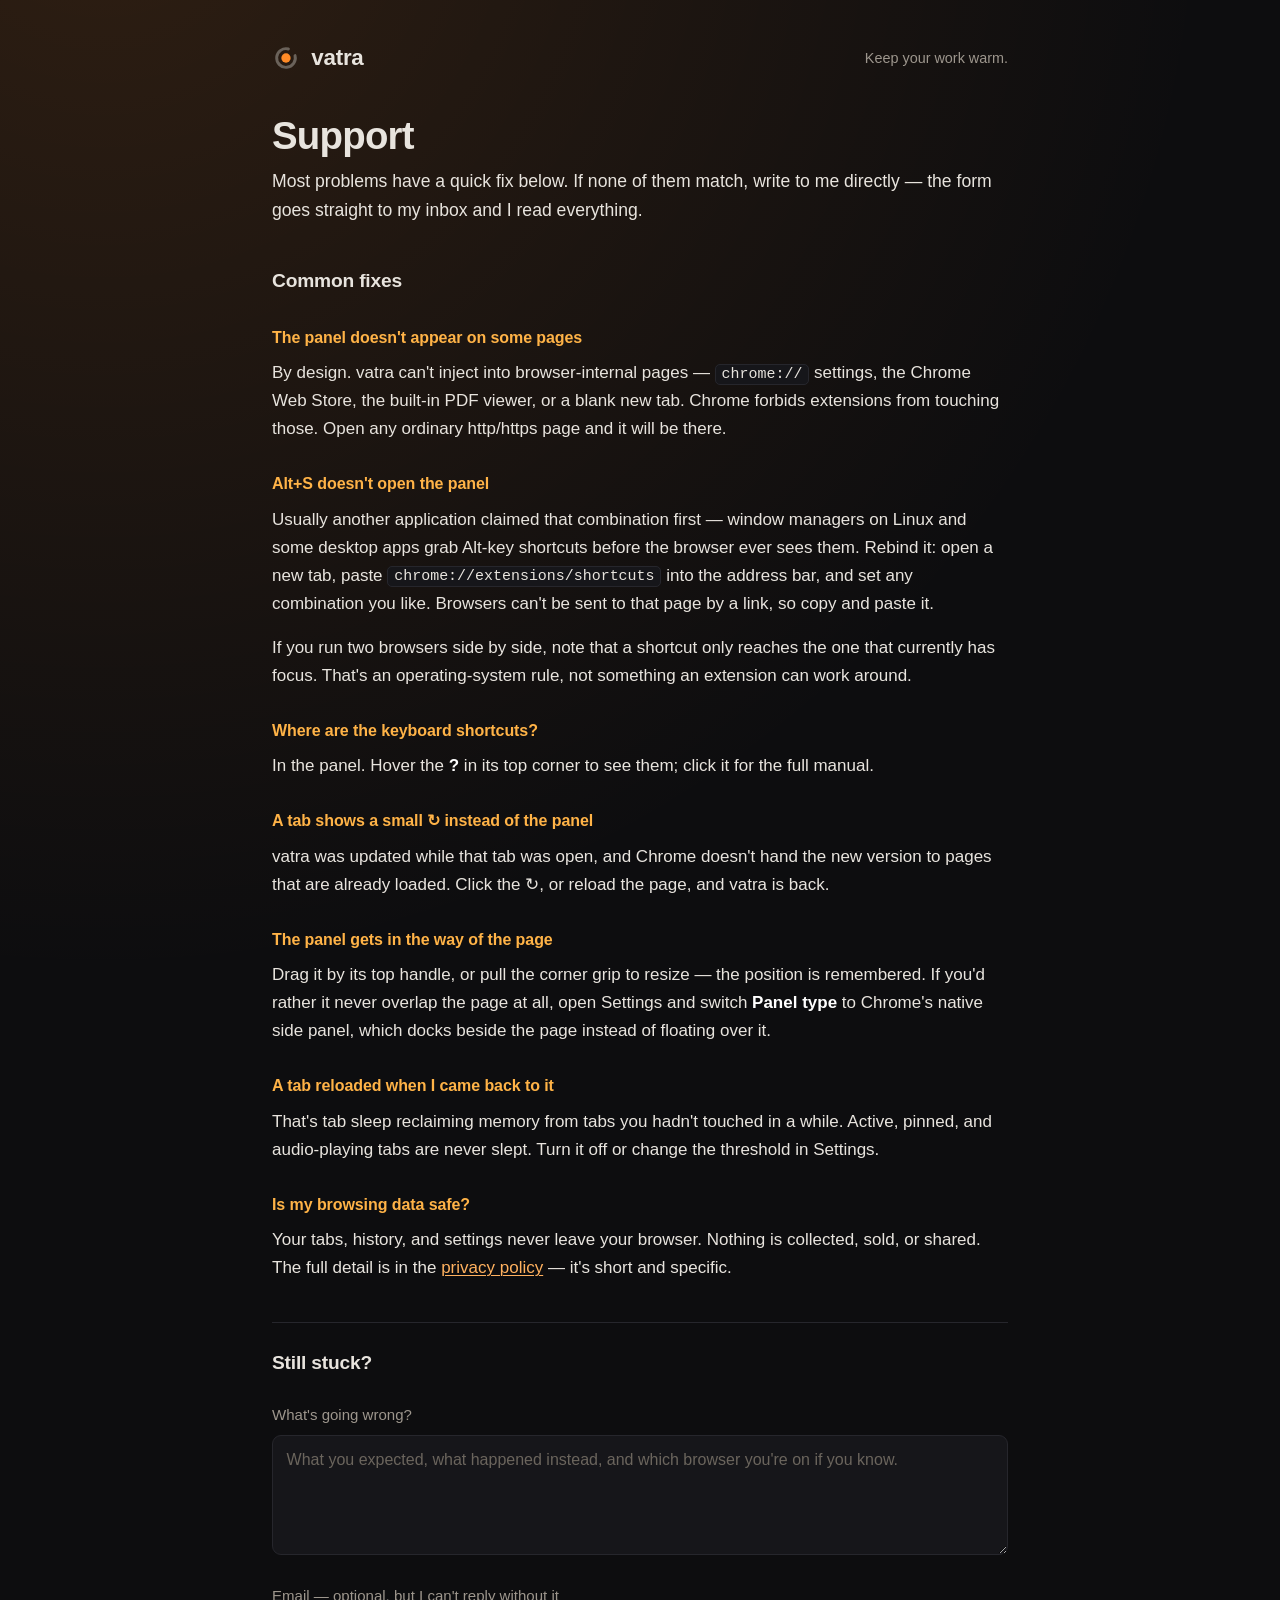
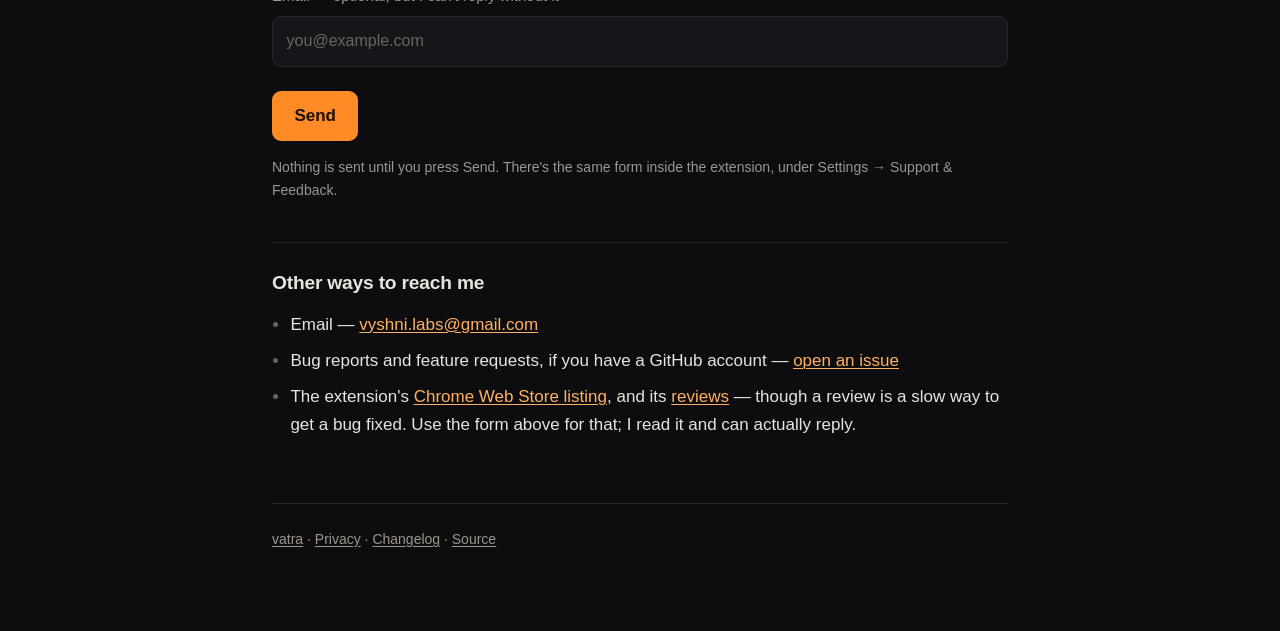
<file: support.html>
<!doctype html>
<html lang="en">
<head>
<meta charset="utf-8">
<meta name="viewport" content="width=device-width, initial-scale=1">
<title>vatra — support</title>
<meta name="description" content="Help with vatra: common fixes, and a way to reach the developer.">
<link rel="canonical" href="https://vyshni-labs.github.io/vatra-tab-manager/support.html" />
    <meta property="og:type" content="website" />
    <meta property="og:url" content="https://vyshni-labs.github.io/vatra-tab-manager/support.html" />
    <meta property="og:title" content="vatra — support" />
    <meta property="og:description" content="Help with vatra: common fixes, and a way to reach the developer." />
    <meta property="og:image" content="https://vyshni-labs.github.io/vatra-tab-manager/assets/og-cover.png" />
    <meta property="og:image:width" content="1200" />
    <meta property="og:image:height" content="630" />
    <meta property="og:site_name" content="vatra" />
    <meta name="twitter:card" content="summary_large_image" />
    <meta name="twitter:title" content="vatra — support" />
    <meta name="twitter:description" content="Help with vatra: common fixes, and a way to reach the developer." />
    <meta name="twitter:image" content="https://vyshni-labs.github.io/vatra-tab-manager/assets/og-cover.png" />
    <link rel="icon" href="icon.svg" type="image/svg+xml">
<link rel="stylesheet" href="site.css">
</head>
<body>
<div class="wrap">

  <header class="masthead">
    <svg width="28" height="28" viewBox="0 0 24 24" aria-hidden="true">
      <path d="M 14.071 4.273 A 8.0 8.0 0 1 0 19.727 9.929" fill="none"
            stroke="#6A625A" stroke-width="2.5" stroke-linecap="round"/>
      <circle class="ember-breathe" cx="12" cy="12" r="4" fill="#FF8A26"/>
    </svg>
    <a class="wordmark" href="./">vatra</a>
    <span class="tagline">Keep your work warm.</span>
  </header>

  <main>
    <h1>Support</h1>

    <p class="lede">
      Most problems have a quick fix below. If none of them match, write to me
      directly — the form goes straight to my inbox and I read everything.
    </p>

    <h2>Common fixes</h2>

    <h3>The panel doesn't appear on some pages</h3>
    <p>
      By design. vatra can't inject into browser-internal pages — <code>chrome://</code>
      settings, the Chrome Web Store, the built-in PDF viewer, or a blank new
      tab. Chrome forbids extensions from touching those. Open any ordinary
      http/https page and it will be there.
    </p>

    <h3>Alt+S doesn't open the panel</h3>
    <p>
      Usually another application claimed that combination first — window
      managers on Linux and some desktop apps grab Alt-key shortcuts before the
      browser ever sees them. Rebind it: open a new tab, paste
      <code>chrome://extensions/shortcuts</code> into the address bar, and set
      any combination you like. Browsers can't be sent to that page by a link,
      so copy and paste it.
    </p>
    <p>
      If you run two browsers side by side, note that a shortcut only reaches
      the one that currently has focus. That's an operating-system rule, not
      something an extension can work around.
    </p>

    <h3>Where are the keyboard shortcuts?</h3>
    <p>
      In the panel. Hover the <strong>?</strong> in its top corner to see them;
      click it for the full manual.
    </p>

    <h3>A tab shows a small ↻ instead of the panel</h3>
    <p>
      vatra was updated while that tab was open, and Chrome doesn't hand the
      new version to pages that are already loaded. Click the ↻, or reload the
      page, and vatra is back.
    </p>

    <h3>The panel gets in the way of the page</h3>
    <p>
      Drag it by its top handle, or pull the corner grip to resize — the
      position is remembered. If you'd rather it never overlap the page at all,
      open Settings and switch <strong>Panel type</strong> to Chrome's native
      side panel, which docks beside the page instead of floating over it.
    </p>

    <h3>A tab reloaded when I came back to it</h3>
    <p>
      That's tab sleep reclaiming memory from tabs you hadn't touched in a
      while. Active, pinned, and audio-playing tabs are never slept. Turn it off
      or change the threshold in Settings.
    </p>

    <h3>Is my browsing data safe?</h3>
    <p>
      Your tabs, history, and settings never leave your browser. Nothing is
      collected, sold, or shared. The full detail is in the
      <a href="privacy.html">privacy policy</a> — it's short and specific.
    </p>

    <h2>Still stuck?</h2>

    <form id="supportForm">
      <label for="message">What's going wrong?</label>
      <textarea id="message" name="message" required
                placeholder="What you expected, what happened instead, and which browser you're on if you know."></textarea>

      <label for="email">Email — optional, but I can't reply without it</label>
      <input type="email" id="email" name="email" placeholder="you@example.com">

      <input type="hidden" name="source" value="support-page">
      <input type="hidden" name="_subject" value="vatra — support request">

      <button type="submit" id="submitBtn">Send</button>

      <p class="hint">
        Nothing is sent until you press Send. There's the same form inside the
        extension, under Settings → Support &amp; Feedback.
      </p>
    </form>

    <div id="status" class="status" role="status" hidden></div>

    <h2>Other ways to reach me</h2>
    <ul>
      <li>Email — <a href="mailto:vyshni.labs@gmail.com">vyshni.labs@gmail.com</a></li>
      <li>
        Bug reports and feature requests, if you have a GitHub account —
        <a href="https://github.com/vyshni-labs/vatra-tab-manager/issues">open an issue</a>
      </li>
      <li>
        The extension's
        <a href="https://chromewebstore.google.com/detail/lcnmjfcejdglgmppnhhfmgkakjbeljdh?utm_source=vatra-site&utm_medium=website&utm_campaign=support-listing">Chrome Web Store listing</a>,
        and its
        <a href="https://chromewebstore.google.com/detail/lcnmjfcejdglgmppnhhfmgkakjbeljdh/reviews?utm_source=vatra-site&utm_medium=website&utm_campaign=support-reviews">reviews</a>
        — though a review is a slow way to get a bug fixed. Use the form above
        for that; I read it and can actually reply.
      </li>
    </ul>
  </main>

  <footer>
    <a href="./">vatra</a> · <a href="privacy.html">Privacy</a> ·
    <a href="changelog.html">Changelog</a> ·
        <a href="https://github.com/vyshni-labs/vatra-tab-manager">Source</a>
  </footer>

</div>

<script>
  const ENDPOINT = "https://formspree.io/f/mrenbkyn";

  const form = document.getElementById("supportForm");
  const btn = document.getElementById("submitBtn");
  const status = document.getElementById("status");

  function say(msg, kind) {
    status.textContent = msg;
    status.className = "status " + kind;
    status.hidden = false;
  }

  form.addEventListener("submit", async (e) => {
    e.preventDefault();
    btn.disabled = true;
    btn.textContent = "Sending…";

    try {
      const res = await fetch(ENDPOINT, {
        method: "POST",
        headers: { Accept: "application/json" },
        body: new FormData(form),
      });

      if (!res.ok) throw new Error("HTTP " + res.status);

      form.hidden = true;
      say("Sent — thank you. I'll read it shortly.", "ok");
    } catch (err) {
      btn.disabled = false;
      btn.textContent = "Send";
      say(
        "That didn't go through. Please email vyshni.labs@gmail.com instead.",
        "error"
      );
    }
  });
</script>
</body>
</html>
</file>
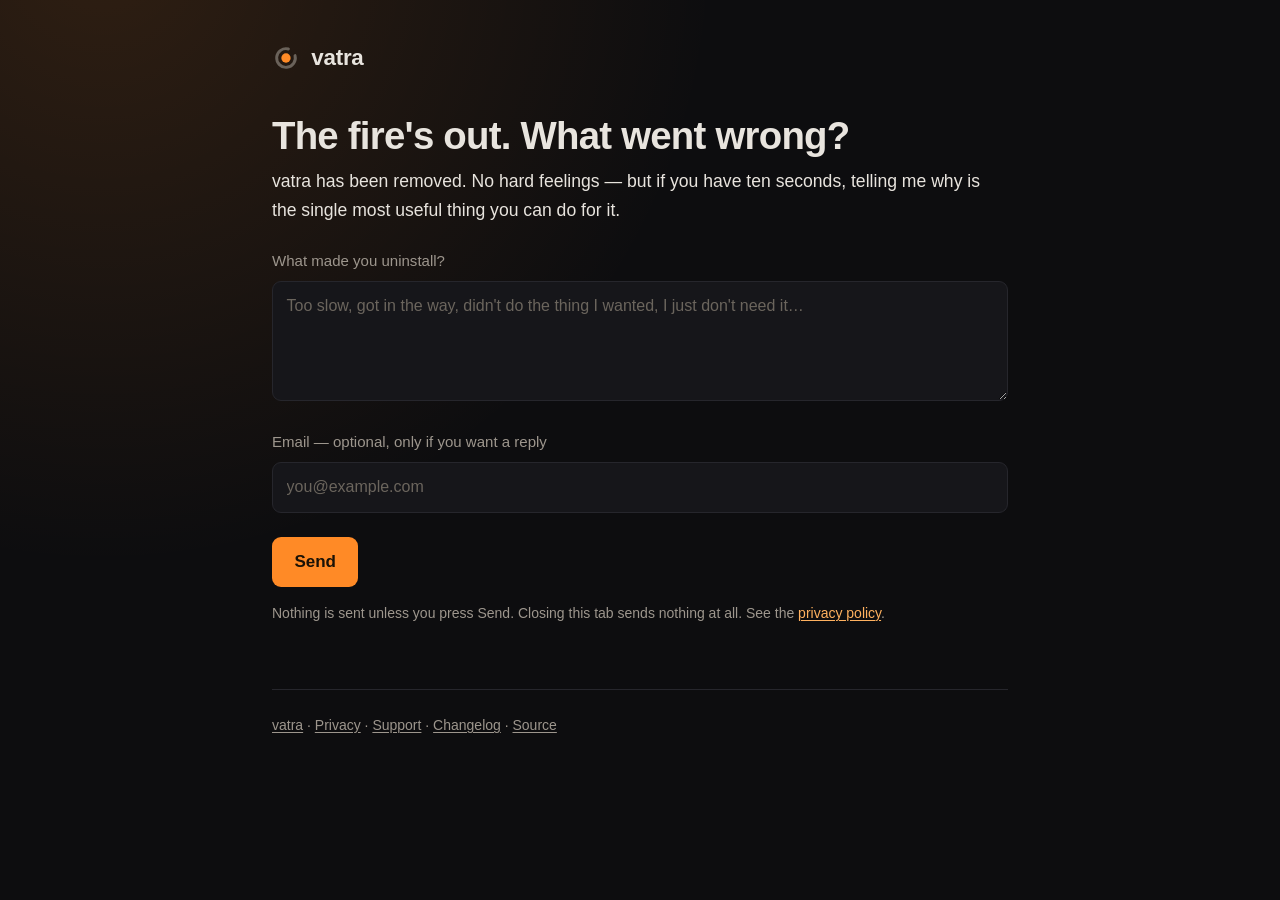
<file: uninstall.html>
<!doctype html>
<html lang="en">
  <head>
    <meta charset="utf-8" />
    <meta name="viewport" content="width=device-width, initial-scale=1" />
    <title>vatra — what made you uninstall?</title>
    <meta
      name="description"
      content="One question: what made you uninstall vatra?"
    />
    <meta name="robots" content="noindex" />
    <link rel="canonical" href="https://vyshni-labs.github.io/vatra-tab-manager/uninstall.html" />
    <link rel="icon" href="icon.svg" type="image/svg+xml" />
    <link rel="stylesheet" href="site.css" />
  </head>
  <body>
    <div class="wrap">
      <header class="masthead">
        <svg width="28" height="28" viewBox="0 0 24 24" aria-hidden="true">
          <path
            d="M 14.071 4.273 A 8.0 8.0 0 1 0 19.727 9.929"
            fill="none"
            stroke="#6A625A"
            stroke-width="2.5"
            stroke-linecap="round"
          />
          <circle class="ember-breathe" cx="12" cy="12" r="4" fill="#FF8A26" />
        </svg>
        <a class="wordmark" href="./">vatra</a>
      </header>

      <main>
        <h1>The fire's out. What went wrong?</h1>

        <p class="lede">
          vatra has been removed. No hard feelings — but if you have ten
          seconds, telling me why is the single most useful thing you can do for
          it.
        </p>

        <form id="exitForm">
          <label for="reason">What made you uninstall?</label>
          <textarea
            id="reason"
            name="reason"
            required
            placeholder="Too slow, got in the way, didn't do the thing I wanted, I just don't need it…"
          ></textarea>

          <label for="email">Email — optional, only if you want a reply</label>
          <input
            type="email"
            id="email"
            name="email"
            placeholder="you@example.com"
          />

          <!-- lets the developer tell exit surveys apart from in-panel feedback -->
          <input type="hidden" name="source" value="uninstall-survey" />
          <input
            type="hidden"
            name="_subject"
            value="vatra — uninstall survey"
          />

          <button type="submit" id="submitBtn">Send</button>

          <p class="hint">
            Nothing is sent unless you press Send. Closing this tab sends
            nothing at all. See the <a href="privacy.html">privacy policy</a>.
          </p>
        </form>

        <div id="status" class="status" role="status" hidden></div>
      </main>

      <footer>
        <a href="./">vatra</a> · <a href="privacy.html">Privacy</a> ·
    <a href="support.html">Support</a> ·
        <a href="changelog.html">Changelog</a> ·
        <a href="https://github.com/vyshni-labs/vatra-tab-manager">Source</a>
      </footer>
    </div>

    <script>
      const ENDPOINT = "https://formspree.io/f/mrenbkyn";

      const form = document.getElementById("exitForm");
      const btn = document.getElementById("submitBtn");
      const status = document.getElementById("status");

      function say(msg, kind) {
        status.textContent = msg;
        status.className = "status " + kind;
        status.hidden = false;
      }

      form.addEventListener("submit", async (e) => {
        e.preventDefault();
        btn.disabled = true;
        btn.textContent = "Sending…";

        try {
          const res = await fetch(ENDPOINT, {
            method: "POST",
            headers: { Accept: "application/json" },
            body: new FormData(form),
          });

          if (!res.ok) throw new Error("HTTP " + res.status);

          form.hidden = true;
          say("Sent — thank you. That genuinely helps.", "ok");
        } catch (err) {
          btn.disabled = false;
          btn.textContent = "Send";
          say(
            "That didn't go through. You can email vyshni.labs@gmail.com instead.",
            "error",
          );
        }
      });
    </script>
  </body>
</html>
</file>
<file: site.css>
/* vatra — marketing/legal surfaces.
   Palette is the frozen brand spec: neutral ring, warm ember. */
:root {
  --bg: #0d0d0f;
  --surface: #16161a;
  --border: #26262c;
  --text: #e8e4de;
  --muted: #9d968d;
  --ring: #6a625a;
  --ember: #ff8a26;
  --ember-soft: #ffb15f;
  --warm: #ffb347;
  --maxw: 46rem;
}

* {
  box-sizing: border-box;
}

html {
  -webkit-text-size-adjust: 100%;
}

body {
  margin: 0;
  padding: 0 1.25rem 5rem;
  background: var(--bg);
  color: var(--text);
  font:
    400 17px/1.65 ui-sans-serif,
    -apple-system,
    "Segoe UI",
    Roboto,
    "Helvetica Neue",
    Arial,
    sans-serif;
  /* one warm bloom from the top-left, echoing the panel's own header wash */
  background-image: radial-gradient(
    circle at 8% -6%,
    rgb(255 138 38 / 0.14),
    transparent 42%
  );
  background-repeat: no-repeat;
}

.wrap {
  max-width: var(--maxw);
  margin: 0 auto;
}

/* ── masthead ─────────────────────────────────────────────────────────── */
header.masthead {
  display: flex;
  align-items: center;
  gap: 0.7rem;
  padding: 2.5rem 0 1.75rem;
}

header.masthead svg {
  flex: none;
}

.wordmark {
  font-size: 1.4rem;
  font-weight: 600;
  letter-spacing: -0.01em;
  color: var(--text);
  text-decoration: none;
}

.wordmark .dot {
  color: var(--ember);
}

.tagline {
  margin-left: auto;
  font-size: 0.9rem;
  color: var(--muted);
}

/* ── type ─────────────────────────────────────────────────────────────── */
h1 {
  font-size: clamp(1.75rem, 5vw, 2.4rem);
  line-height: 1.2;
  letter-spacing: -0.02em;
  margin: 0.5rem 0 0.5rem;
}

h2 {
  font-size: 1.2rem;
  letter-spacing: -0.01em;
  margin: 2.5rem 0 0.75rem;
  padding-top: 1.5rem;
  border-top: 1px solid var(--border);
}

h2:first-of-type {
  border-top: 0;
  padding-top: 0;
}

h3 {
  font-size: 1rem;
  font-weight: 600;
  letter-spacing: -0.005em;
  margin: 1.75rem 0 0.5rem;
  color: var(--warm);
}

p {
  margin: 0 0 1rem;
}

code {
  padding: 0.1em 0.4em;
  border: 1px solid var(--border);
  border-radius: 5px;
  background: var(--surface);
  font-family: ui-monospace, SFMono-Regular, Menlo, Consolas, monospace;
  font-size: 0.88em;
  /* chrome://extensions/shortcuts must stay copyable on a narrow screen */
  word-break: break-all;
}

a {
  color: var(--ember-soft);
  text-decoration-thickness: 1px;
  text-underline-offset: 2px;
}
a:hover {
  color: var(--warm);
}

.lede {
  font-size: 1.1rem;
  color: var(--text);
}

.updated {
  font-size: 0.875rem;
  color: var(--muted);
  margin: 0 0 2rem;
}

strong {
  color: #fff;
  font-weight: 600;
}

ul {
  padding-left: 1.15rem;
  margin: 0 0 1rem;
}
li {
  margin-bottom: 0.5rem;
}
li::marker {
  color: var(--ring);
}

hr {
  border: 0;
  border-top: 1px solid var(--border);
  margin: 2.5rem 0 1.5rem;
}

/* ── screenshots ──────────────────────────────────────────────────────── */
figure {
  margin: 2rem 0;
}

figure video {
  display: block;
  width: 100%;
  height: auto;
  border: 1px solid var(--border);
  border-radius: 10px;
}

figure img {
  display: block;
  width: 100%;
  height: auto;
  border: 1px solid var(--border);
  border-radius: 10px;
}

figcaption {
  margin-top: 0.6rem;
  font-size: 0.875rem;
  color: var(--muted);
}

/* ── table ────────────────────────────────────────────────────────────── */
.table-scroll {
  overflow-x: auto;
  margin: 0 0 1.5rem;
}

table {
  border-collapse: collapse;
  width: 100%;
  min-width: 34rem;
  font-size: 0.94rem;
}

th,
td {
  text-align: left;
  vertical-align: top;
  padding: 0.7rem 0.9rem;
  border-bottom: 1px solid var(--border);
}

th {
  color: var(--muted);
  font-weight: 600;
  font-size: 0.8rem;
  text-transform: uppercase;
  letter-spacing: 0.05em;
}

/* ── form (uninstall survey) ──────────────────────────────────────────── */
form {
  margin: 1.5rem 0 0;
}

label {
  display: block;
  font-size: 0.94rem;
  color: var(--muted);
  margin: 1.25rem 0 0.45rem;
}

textarea,
input[type="email"] {
  width: 100%;
  padding: 0.7rem 0.85rem;
  background: var(--surface);
  color: var(--text);
  border: 1px solid var(--border);
  border-radius: 9px;
  font: inherit;
  font-size: 1rem;
}

textarea {
  resize: vertical;
  min-height: 7.5rem;
}

textarea:focus,
input[type="email"]:focus {
  outline: none;
  border-color: rgb(255 138 38 / 0.55);
  box-shadow: 0 0 0 3px rgb(255 138 38 / 0.13);
}

::placeholder {
  color: #6b655d;
}

button {
  margin-top: 1.5rem;
  padding: 0.7rem 1.4rem;
  background: var(--ember);
  color: #1a1206;
  border: 0;
  border-radius: 9px;
  font: inherit;
  font-weight: 600;
  cursor: pointer;
}

button:hover {
  background: var(--warm);
}

button:focus-visible {
  outline: 2px solid var(--ember-soft);
  outline-offset: 3px;
}

button[disabled] {
  opacity: 0.55;
  cursor: default;
}

.hint {
  font-size: 0.875rem;
  color: var(--muted);
  margin-top: 0.9rem;
}

.status {
  margin-top: 1.25rem;
  padding: 0.75rem 0.95rem;
  border-radius: 9px;
  font-size: 0.94rem;
}

.status.ok {
  background: rgb(255 138 38 / 0.11);
  border: 1px solid rgb(255 138 38 / 0.35);
}
.status.error {
  background: rgb(200 70 55 / 0.12);
  border: 1px solid rgb(200 70 55 / 0.42);
}

[hidden] {
  display: none !important;
}

/* ── footer ───────────────────────────────────────────────────────────── */
footer {
  margin-top: 4rem;
  padding-top: 1.5rem;
  border-top: 1px solid var(--border);
  font-size: 0.875rem;
  color: var(--muted);
}

footer a {
  color: var(--muted);
}
footer a:hover {
  color: var(--ember-soft);
}

/* The ember is the only motion on these pages — one token, ~8s, and it
   stops entirely for anyone who asked the OS to calm things down. */
@media (prefers-reduced-motion: no-preference) {
  .ember-breathe {
    animation: ember-breathe 8s ease-in-out infinite;
  }
}

@keyframes ember-breathe {
  0%,
  100% {
    opacity: 1;
  }
  50% {
    opacity: 0.72;
  }
}
</file>
